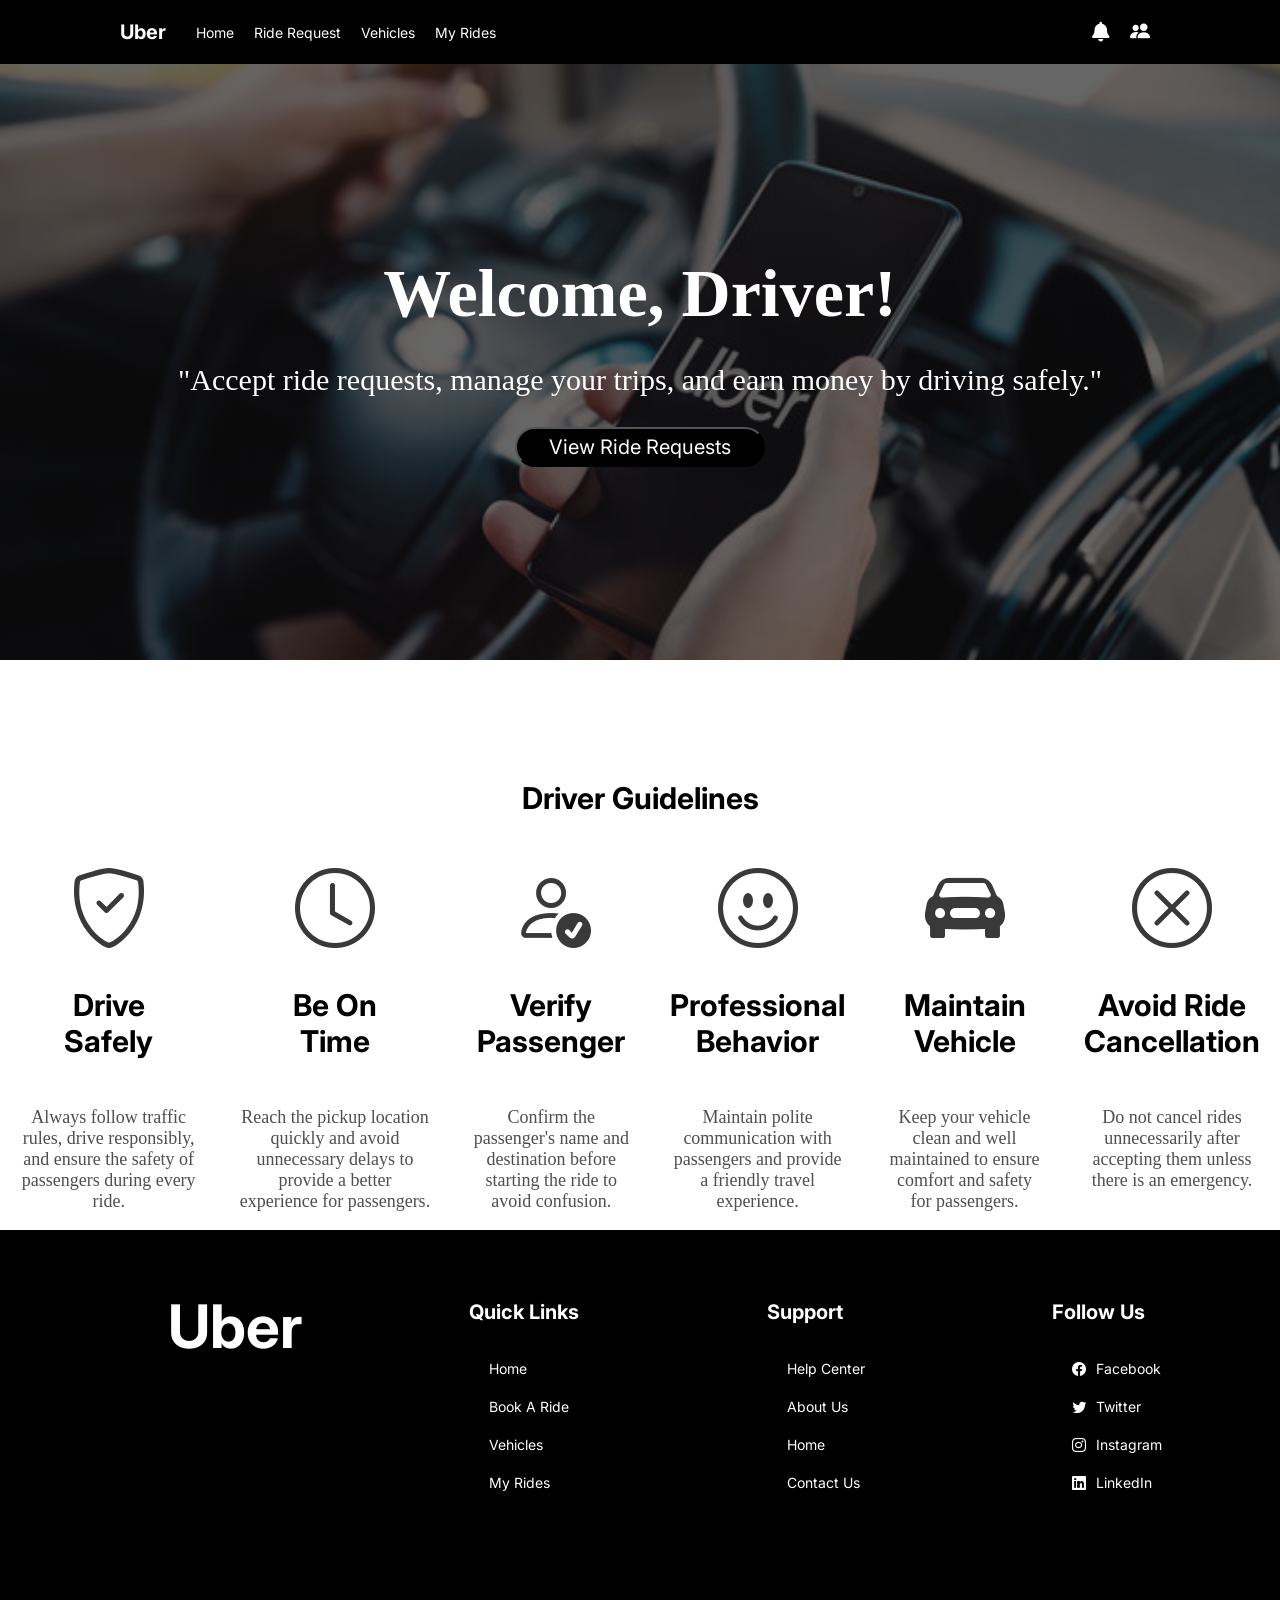
<file: index.html>
<!DOCTYPE html>
<html lang="en">
    <head>
        <meta charset="UTF-8"/>
        <meta name="viewport" content="width=device-width, initial-scale=1.0"/>
        <title>Uber Application</title>
        <link rel="stylesheet" href="style.css"/>
        <link rel="stylesheet" href="https://cdnjs.cloudflare.com/ajax/libs/font-awesome/6.5.1/css/all.min.css">
        <link rel="stylesheet" href="https://cdn.jsdelivr.net/npm/bootstrap-icons@1.11.3/font/bootstrap-icons.css">
        <link href="https://fonts.googleapis.com/css2?family=Inter:wght@300;400;500;600&display=swap" rel="stylesheet">
    </head>
    <body>
        <div id="navbar"></div>
        <div class="home">
            <div class="greetings">
                <h1>Welcome, Driver!</h1>
                <p>"Accept ride requests, manage your trips, and earn money by driving safely."</p>
                <button class="get_a_ride" onclick="window.location.href='book.html'">View Ride Requests</button> 
            </div>
            <div class="services">
                <h1>Driver Guidelines</h1>
                <div class="row">
                <div class="service">
            <i class="bi bi-shield-check"></i>
            <h3>Drive<br/> Safely</h3>
            <p>Always follow traffic rules, drive responsibly, and ensure the safety of passengers during every ride.</p>
        </div>

        <div class="service">
            <i class="bi bi-clock"></i>
            <h3>Be On<br/> Time</h3>
            <p>Reach the pickup location quickly and avoid unnecessary delays to provide a better experience for passengers.</p>
        </div>

        <div class="service">
            <i class="bi bi-person-check"></i>
            <h3>Verify Passenger</h3>
            <p>Confirm the passenger's name and destination before starting the ride to avoid confusion.</p>
        </div>

        <div class="service">
            <i class="bi bi-emoji-smile"></i>
            <h3>Professional Behavior</h3>
            <p>Maintain polite communication with passengers and provide a friendly travel experience.</p>
        </div>

        <div class="service">
            <i class="bi bi-car-front-fill"></i>
            <h3>Maintain Vehicle</h3>
            <p>Keep your vehicle clean and well maintained to ensure comfort and safety for passengers.</p>
        </div>

        <div class="service">
            <i class="bi bi-x-circle"></i>
            <h3>Avoid Ride Cancellation</h3>
            <p>Do not cancel rides unnecessarily after accepting them unless there is an emergency.</p>
        </div>
                </div>
            </div>
        </div>
        <div id="footer"></div>
        <script>
            fetch("navbar.html")
            .then(response => response.text())
            .then(data => {document.getElementById("navbar").innerHTML = data;});
            fetch("footer.html")
            .then(response => response.text())
            .then(data => {document.getElementById("footer").innerHTML = data;});
        </script>
    </body>
</html>
</file>
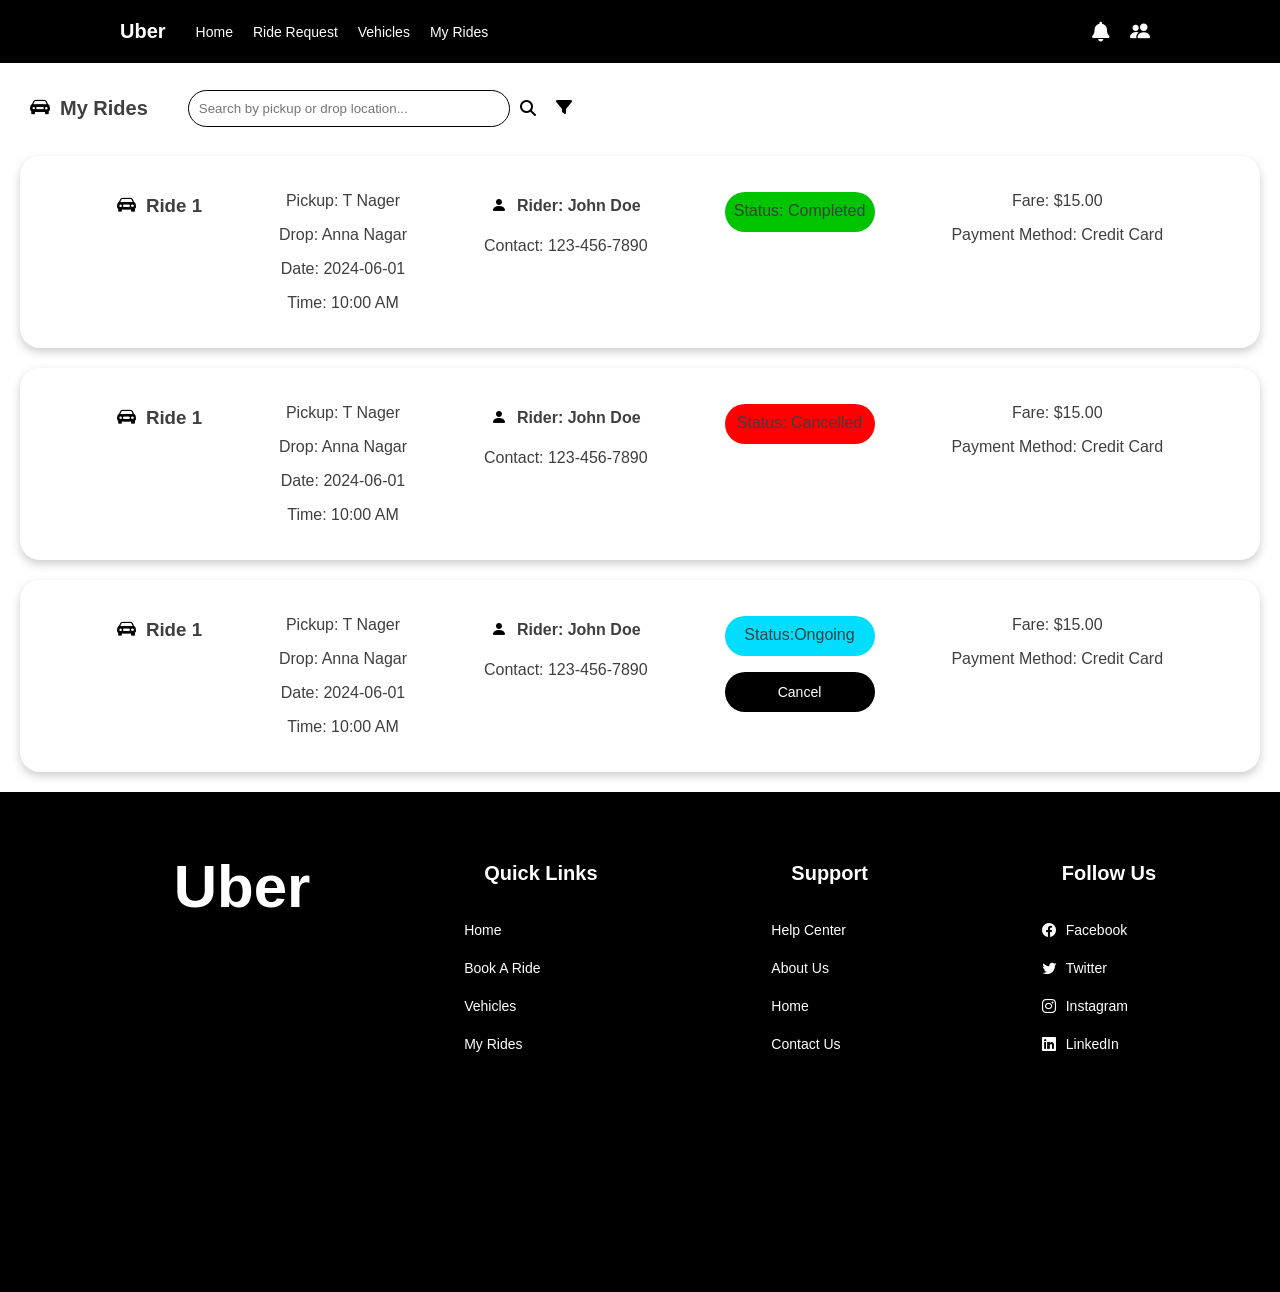
<file: rides.html>
<!DOCTYPE html>
<html>
    <head>
        <meta charset="UTF-8"/>
        <meta name="viewport" content="width=device-width, initial-scale=1.0"/>
        <title>My Rides</title>
        <link rel="stylesheet" href="style.css"/>
        <link rel="stylesheet" href="rides.css"/>
        <link rel="stylesheet" href="https://cdnjs.cloudflare.com/ajax/libs/font-awesome/6.5.1/css/all.min.css">
        <link rel="stylesheet" href="https://cdn.jsdelivr.net/npm/bootstrap-icons@1.11.3/font/bootstrap-icons.css">
    </head>
    <body>
        <div id="navbar"></div>
            <section id="rides-list">
                <div class="section-header">
                 <h2><i class="bi bi-car-front-fill"></i>My Rides</h2>
                 
                 <input type="text" id="search" placeholder="Search by pickup or drop location..."/>
                 <i class="fa-solid fa-magnifying-glass"></i>
                 <div class="filter">
                    <i class="fa-solid fa-filter"></i>
                    <div class="filter-menu">
                        <p>Filter by Status:</p>
                        <button class="filter-option" data-status="completed">Completed</button>
                        <button class="filter-option" data-status="cancelled">Cancelled</button>
                        <button class="filter-option" data-status="ongoing">Ongoing</button>
                    </div>
                 </div>
                </div>
                <ul>
                    <li>
                        <div class="ride">
                            <h3><i class="bi bi-car-front-fill"></i>Ride 1</h3>
                            <div class="ride-info">
                                
                            <p>Pickup: T Nager</p>
                            <p>Drop: Anna Nagar</p>
                            <p>Date: 2024-06-01</p>
                            <p>Time: 10:00 AM</p>
                            </div>
                            <div class="driver-info">
                                
                                <h4><i class="bi bi-person-fill"></i>Rider: John Doe</h4>
                                <p>Contact: 123-456-7890</p>
                            </div>
                            <div class="ride-status">
                                <p style="background-color: rgb(0, 196, 0);height: 30px;border-radius: 50px;padding-top: 10px;padding-bottom: 0px;">Status: Completed</p>
                            </div>
                            <div class="payment-info">
                                <p>Fare: $15.00</p>
                                <p>Payment Method: Credit Card</p>
                            </div>
                        </div>
                    </li>
                    <li>
                        <div class="ride">
                            <h3><i class="bi bi-car-front-fill"></i>Ride 1</h3>
                            <div class="ride-info">
                                
                            <p>Pickup: T Nager</p>
                            <p>Drop: Anna Nagar</p>
                            <p>Date: 2024-06-01</p>
                            <p>Time: 10:00 AM</p>
                            </div>
                            <div class="driver-info">
                                
                                <h4><i class="bi bi-person-fill"></i>Rider: John Doe</h4>
                                <p>Contact: 123-456-7890</p>
                            </div>
                            <div class="ride-status">
                                <p style="background-color: rgb(255, 0, 0);height: 30px;border-radius: 50px;padding-top: 10px;padding-bottom: 0px;">Status: Cancelled</p>
                            </div>
                            <div class="payment-info">
                                <p>Fare: $15.00</p>
                                <p>Payment Method: Credit Card</p>
                            </div>
                        </div>
                    </li>
                    <li> 
                        <div class="ride">
                            <h3><i class="bi bi-car-front-fill"></i>Ride 1</h3>
                            <div class="ride-info">
                                
                            
                            <p>Pickup: T Nager</p>
                            <p>Drop: Anna Nagar</p>
                            <p>Date: 2024-06-01</p>
                            <p>Time: 10:00 AM</p>
                            </div>
                            <div class="driver-info">
                                
                                <h4><i class="bi bi-person-fill"></i>Rider: John Doe</h4>
                                <p>Contact: 123-456-7890</p>
                            </div>
                            <div class="ride-status">
                                <p style="background-color: rgb(0, 221, 255);height: 30px;border-radius: 50px;padding-top: 10px;padding-bottom: 0px;">Status:Ongoing</p>
                                <button class="rebook-ride">Cancel</button>
                            </div>
                            <div class="payment-info">
                                <p>Fare: $15.00</p>
                                <p>Payment Method: Credit Card</p>
                            </div>
                        </div>
                     </li>
                </ul>
            </section>
        <div id="footer"></div>
        <script>
            fetch("navbar.html")
            .then(response => response.text())
            .then(data => {document.getElementById("navbar").innerHTML = data;});
            fetch("footer.html")
            .then(response => response.text())
            .then(data => {document.getElementById("footer").innerHTML = data;});
        </script>
    </body>
</html>
</file>
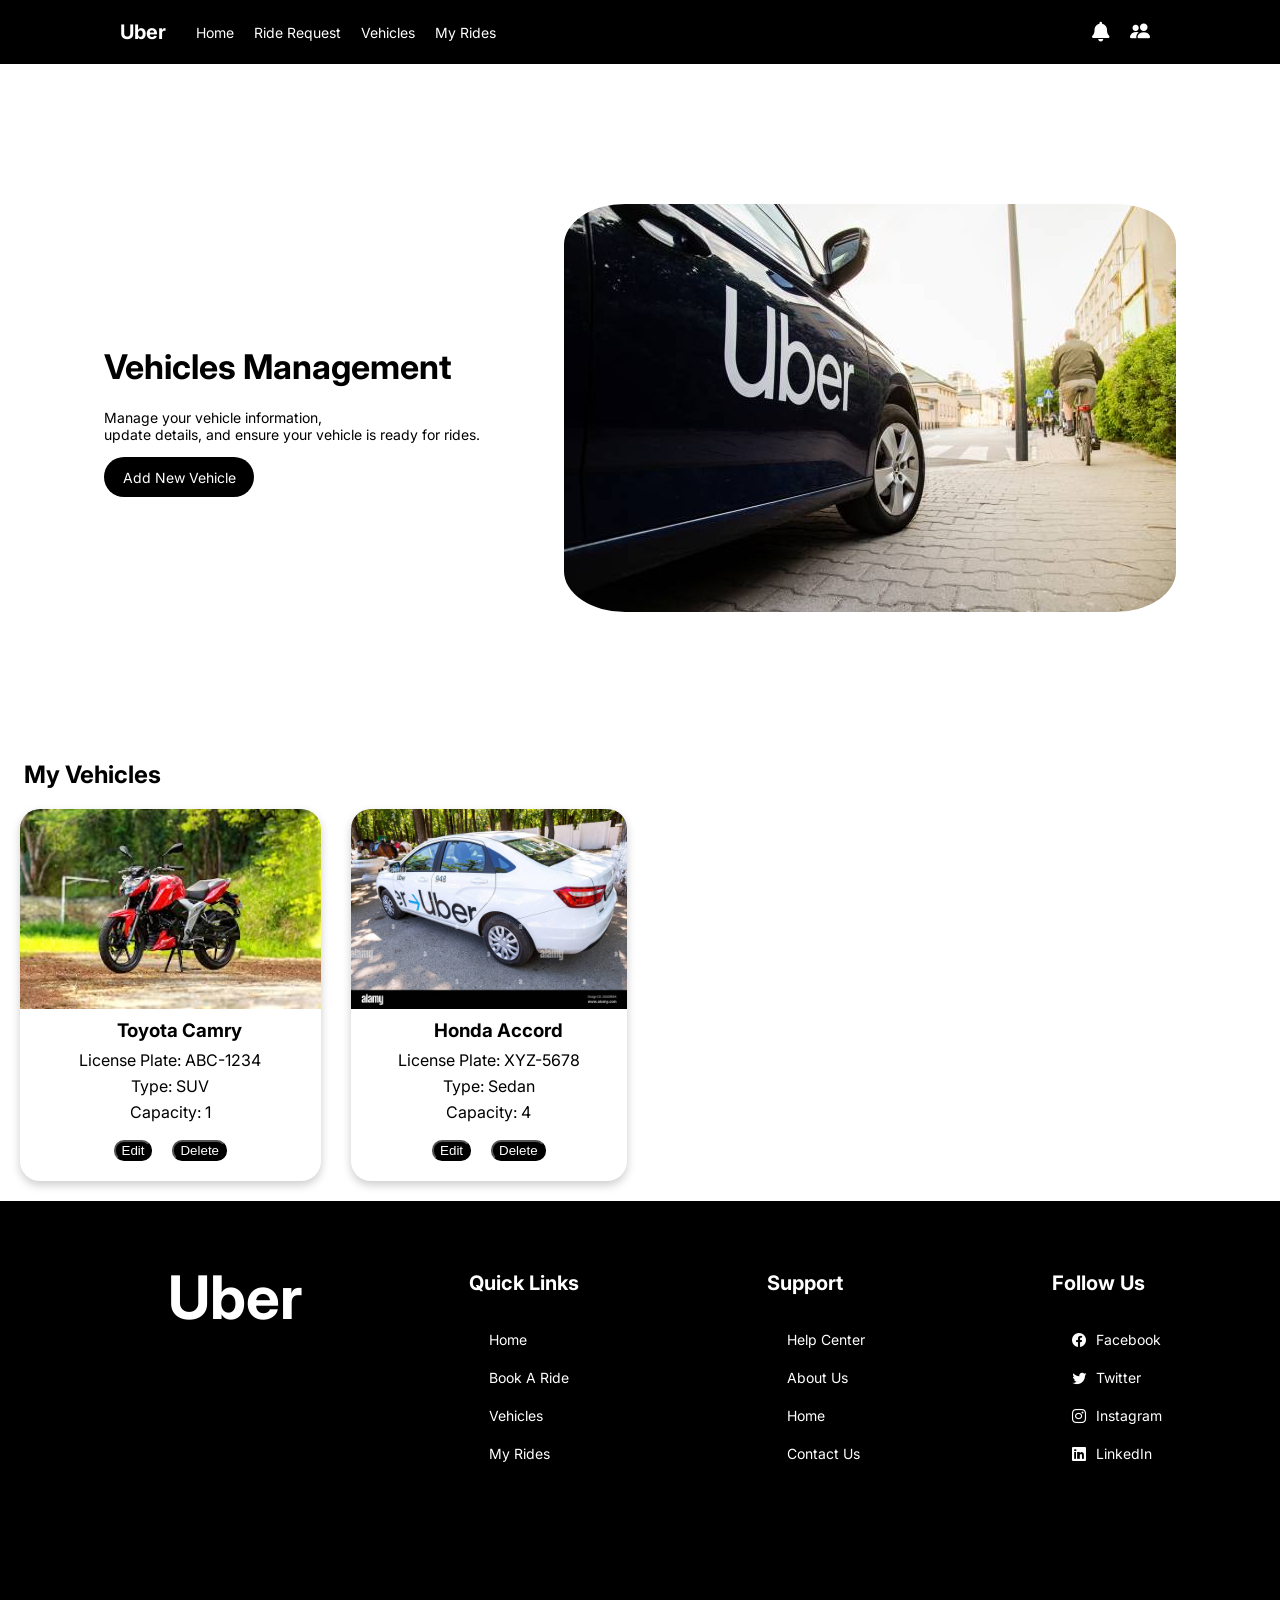
<file: vehicle.html>
<!DOCTYPE html>
<html>
    <head>
        <meta charset="UTF-8"/>
        <meta name="viewport" content="width=device-width, initial-scale=1.0"/>
        <title>Vehicle Management</title>
        <link rel="stylesheet" href="vehicle.css"/>
        <link rel="stylesheet" href="style.css"/>
        <link rel="stylesheet" href="https://cdnjs.cloudflare.com/ajax/libs/font-awesome/6.5.1/css/all.min.css">
        <link rel="stylesheet" href="https://cdn.jsdelivr.net/npm/bootstrap-icons@1.11.3/font/bootstrap-icons.css">
        <link href="https://fonts.googleapis.com/css2?family=Inter:wght@300;400;500;600&display=swap" rel="stylesheet">
    </head>
    <body>
        <div id="navbar"></div>
        <div class="vehicle-management">
            <div class="content">
            <h1>Vehicles Management</h1>
            <p>Manage your vehicle information,<br/>  update details, and ensure your vehicle is ready for rides.</p>
            <button class="add-vehicle">Add New Vehicle</button>
            </div>
            <div class="vehicle-image">
                <img src="images/uber.jpg" alt="Vehicle Management"/> 
            </div>
        </div>
        <h2><i class="bi bi-car-front-fill"></i>My Vehicles</h2>
        <div class="my-vehicles">
            <div class="vehicle-card">
                <img src="images/bike.jpg" alt="Toyota Camry"/>
                <h3><i class="bi bi-car-front-fill"></i>Toyota Camry</h3>
                <p>License Plate: ABC-1234</p>
                <p>Type: SUV</p>
                <p>Capacity: 1</p>
                <div class="vehicle-buttons">
                    <button class="edit-vehicle">Edit</button>
                    <button class="delete-vehicle">Delete</button>
                </div>
            </div>
            <div class="vehicle-card">
                <img src="images/car.jpg" alt="Toyota Camry"/>
                <h3><i class="bi bi-car-front-fill"></i>Honda Accord</h3>
                <p>License Plate: XYZ-5678</p>
                <p>Type: Sedan</p>
                <p>Capacity: 4</p>
                <div class="vehicle-buttons">
                    <button class="edit-vehicle">Edit</button>
                    <button class="delete-vehicle">Delete</button>
                </div>
            </div>
        </div>
        <div id="footer"></div>
        <script>
            fetch("navbar.html")
            .then(response => response.text())
            .then(data => {document.getElementById("navbar").innerHTML = data;});
            fetch("footer.html")
            .then(response => response.text())
            .then(data => {document.getElementById("footer").innerHTML = data;});
        </script>
    </body>
</html>
</file>
<file: style.css>
body{
    margin:0;
    padding-top: 60px;
}
.main-header{
    display:flex;
    align-items:center;
    background-color: black;
    position:fixed;
    top:0;
    left:0;
    width:100%;
    z-index:2000;
}

.main-header h1{
    font-size:20px;
    font-family:'Inter', sans-serif;
    font-style: normal;
    color:white;
    margin-left:20px;
    margin:0;
    padding:20px 30px 20px 120px;
}
.main-header nav ul{
    display:flex;
    justify-content: left;
    gap:20px;
    list-style:none;
    font-family:'Inter', sans-serif;
    padding: 0;
}
.main-header nav a{
    text-decoration: none;
    color:white;
    font-size:14px;
    font-style: 'Inter',sans-serif;
}
.main-header nav a:hover{
    color:rgb(126, 126, 126);
}
.profile{
    display:flex;
    align-items:center;
    margin-left:auto;
    margin-right:120px;
}
.profile p{
    color:white;
    font-size:14px;
    font-family:'Inter', sans-serif;
}
.profile p:hover{
    color:rgb(126, 126, 126);
}
.profile i{
    color:white;
    font-size:20px;
    margin-left:10px;
    margin-right:10px;
    gap:20px;
}
.profile i:hover{
    color:rgb(126, 126, 126);
}
.greetings{
    margin:0;
    background-image:
        linear-gradient(rgba(0,0,0,0.6), rgba(0,0,0,0.6)),
        url(images/home1_img.jpg);
    height: 600px;
    background-repeat: no-repeat;
    background-size:cover;
    background-position: center;
    
    display:flex;
    flex-direction:column;
    justify-content: center;
    align-items: center;
}
.greetings h1{
    margin:0;
    color:white;
    font-size:68px;
    padding-bottom:30px;
}
.greetings p{
    margin:0;
    color:white;
    font-size:30px;
    padding-bottom:30px;
}
.greetings button{
    margin:0;
    color:rgb(255, 255, 255);
    background-color:rgb(0, 0, 0);
    height: 40px;
    width: 250px;
    border-radius:50px;
    font-size:20px;
    font-style:bold;
    font-family: 'Inter', sans-serif;
}
.greetings button:hover{
    background-color:rgb(255, 255, 255) ;
    color:rgb(0, 0, 0);
}
.services .row{
    display:flex;
    flex-direction:row;
}
.services h1{
    text-align: center;
    font-size: 30px;
    font-family: 'Inter', sans-serif;
    margin-top:120px;
}
.row{
    margin-top: 50px;
}
.service{
    display: flex;
    flex-direction: column;
    justify-content: top;
    padding:0 20px 0 20px;
}
.service i{
    text-align: center;
    font-size: 80px;
    color:rgb(57, 57, 57);
}
.service h3{
    text-align: center;
    font-size: 30px;
    font-family: 'Inter', sans-serif;
}
.service p{
    text-align: center;
    font-size: 18px;
    color:rgb(79, 79, 79);
}
.footer{
    background-color: black;
    display: flex;
    justify-content:space-evenly;
    gap:50px;
    height: 500px;
    padding-left:50px ;
}
.footer h1{
    color:white;
    font-size:60px;
    font-family: 'Inter', sans-serif;
    padding:20px 0 0 20px;
}
.footer h3{
    color:white;
    font-size:20px;
    font-family: 'Inter', sans-serif;
    padding-left:20px;
}
.footer-links{
    display:flex;
    flex-direction: column;
    justify-content: top;
    padding-right:20px;
    margin-top:50px;
}
.footer-links a{
    text-decoration: none;
    color:white;
    font-size:14px;
    font-family:'Inter', sans-serif;
}
.footer-links li{
    padding-bottom:20px;
}
.footer-links a:hover{
    color:rgb(126, 126, 126);
}
.social-links{
    display:flex;
    flex-direction: column;
    justify-content: top;
    padding-right:20px;
    margin-top:50px;
}
.social-links a{
    text-decoration:none;
    color:white;
    font-size:14px;
    font-family:'Inter', sans-serif;
}
.social-links li{
    padding-bottom:20px;
}
.social-links i{
    font-size:14px;
    padding-right:10px;
}
.social-links a:hover, .social-links i:hover{
    color:rgb(126, 126, 126);
}
.profile{
    position: relative;
    cursor:pointer;
}
.profile-card{
    position:absolute;
    top: 100%;
    right: 0;
    width: 180px;
    background: white;
    border-radius: 8px;
    padding: 15px;
    box-shadow: 0px 4px 10px rgba(0,0,0,0.2);
    display: none;
    z-index: 1000;
}
.profile:hover .profile-card{
    display:block;
}

.profile-card button{
    width:100%;
    padding:8px;
    border:none;
    background:black;
    color:white;
    border-radius:5px;
}
.profile-card button:hover{
    background:white;
    color:black;
    border:1px solid black;
}
.profile-card h4{
    margin:0;
    margin-bottom:10px;
    font-size:16px;
    font-family:'Inter', sans-serif;
}
.profile-card p{
    margin:0;
    margin-bottom:10px;
    font-size:14px;
    font-family:'Inter', sans-serif;
    color:rgb(79, 79, 79);
}
i{
    color:white;
}
</file>
<file: rides.css>
#rides-list{
    font-family: 'Inter', sans-serif;
    justify-content: center;
    color:rgb(63, 63, 63)
}
#rides-list h2{
    text-align:left;
    margin-left: 20px;
    font-size: 20px;
}
ul{
    list-style-type: none;
    padding:0;
}
.ride{
    display:flex;
    flex-direction:row;
    align-items: top;
    justify-content: space-evenly;
    background-color: rgb(255, 255, 255);
    padding: 20px;
    text-align: center;
    box-shadow: 0 4px 10px rgba(0, 0, 0, 0.2);
    border-radius: 20px;
    margin-bottom:20px;
    margin:20px;
}
.ride-info{
    display:block;
    
}
#rides-list i{
    color:rgb(0, 0, 0);
    margin-right:10px;
}
.ride-status p{
    width: 150px;
}
button{
    background-color: rgb(0, 0, 0);
    color:white;
    border:none;
    border-radius:20px;
    height:40px;
    width: 150px;
    font-family:'Inter', sans-serif;
    font-size:14px;
}
button:hover{
    background-color: rgb(255, 255, 255);
    color:rgb(0, 0, 0);
    border:1px solid rgb(0, 0, 0);
}
.section-header{
    display:flex;
    flex-direction:row;
    align-items: center;
    justify-content:left;
    margin-bottom:20px;
    margin-top:20px;
}
.section-header input{
    padding:10px;
    border-radius:20px;
    border:1px solid rgb(0, 0, 0);
    width: 300px;
    margin-left: 40px;
}
.section-header i{
    margin-left:10px;
}
.filter{
    position: relative;
    cursor: pointer;
}
.filter-menu{
    position: absolute;
    top: 100%;
    right: 0;
    width: 200px;
    background: white;
    border-radius: 8px;
    padding: 10px;
    box-shadow: 0px 4px 10px rgba(0,0,0,0.2);
    display: none;
}
.filter:hover .filter-menu{
    display: block;
}
.filter-menu{
    flex-direction: column;
    align-items: flex-start;    
    justify-content: center;
}
.filter-option{
    padding: 10px;
    width: 100%;
    text-align: center;
    font-family: 'Inter', sans-serif;
    font-size: 14px;
    cursor: pointer;
    padding: 10px;
    margin-bottom: 10px;
}
</file>
<file: vehicle.css>
.vehicle-management {
    margin: 20px;
    font-family: 'Inter', sans-serif;
    height:660px;
    display: flex;
    flex-direction: row;
    align-items: center;
    justify-content:space-evenly;
}
.vehicle-management h1{
    font-size:34px;
}
.vehicle-management p{
    font-size: 14px;
}
.vehicle-management button{
    background-color: rgb(0, 0, 0);
    color:white;
    border:none;
    border-radius:20px;
    height:40px;
    width: 150px;
    font-family:'Inter', sans-serif;
    font-size:14px;
}
.vehicle-image img{
    border-radius:10%;
}
.vehicle-management button:hover{
    background-color: rgb(255, 255, 255);
    color:rgb(0, 0, 0);
    border:1px solid rgb(0, 0, 0);
}
.my-vehicles{
    display:flex;
    flex-direction:row;
    flex-wrap: wrap;
    justify-content:left;
    align-items: center;
    gap:30px;
    margin:20px;
}
.vehicle-card{
    display:flex;
    flex-direction: column;
    align-items: center;
    justify-content:flex-start;
    background-color: rgb(255, 255, 255);
    padding:0;
    text-align: center;
    box-shadow: 0 4px 10px rgba(0, 0, 0, 0.2);
    border-radius: 20px;
    width:calc(50% -10px);
}
.vehicle-card button{
    display: flex;
    flex-direction: row;
    background-color: black;
    color:white;
    border-radius:10px;
    margin:5px;
}
.vehicle-card img{
    width: 100%;
    height: 200px;
    object-fit: cover;
    border-top-left-radius: 20px;
    border-top-right-radius: 20px;
}
.vehicle-card h3,p{
    font-family: 'Inter', sans-serif;
}
.vehicle-card h3{
    margin:10px 0 5px 0;
}

.vehicle-card p{
    margin:3px 0;
}
h2{
    font-family:'Inter', sans-serif;
}
.vehicle-card button:hover{
    background-color: rgb(255, 255, 255);
    color:rgb(0, 0, 0);
}
.vehicle-buttons{
    display:flex;
    gap:10px;
    margin:10px 0 15px 0;
}
</file>
